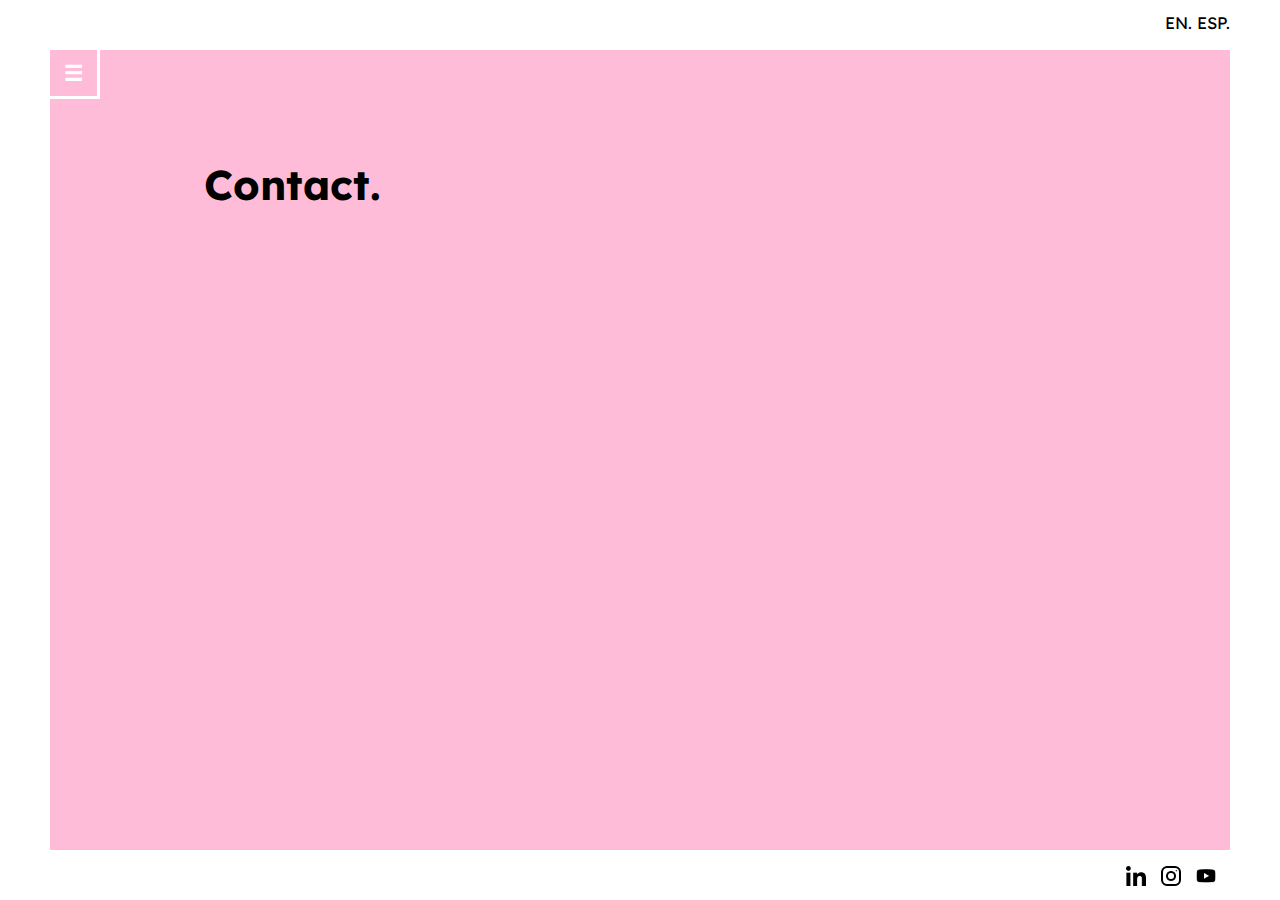
<file: contact.html>
<!doctype html>
<html>

<head>
<meta charset="utf-8">
<link rel="stylesheet" type="text/css" href="css/style.css">
    <link rel="stylesheet" type="text/css" href="css/estilo_contacto.css">
<link href="https://fonts.googleapis.com/css2?family=Lexend+Deca&family=Muli&display=swap" rel="stylesheet">
<script src="https://ajax.googleapis.com/ajax/libs/jquery/3.3.1/jquery.min.js"></script>
<script src="js/myjs.js"></script>
    


<title>Contact</title>
</head>

<body style="background-color: #FFBCD8;">

    
    <div class="fixed-page-border-cover fixed top"></div>
    <div class="fixed-page-border-cover fixed bottom"></div>
    <div class="fixed-page-border fixed top"></div>
    <div class="fixed-page-border fixed right"></div>
    <div class="fixed-page-border fixed bottom"></div>
    <div class="fixed-page-border fixed left"></div>
    
	<nav id="sidebar" class="sidebar">		
	<ul class="menu">
		<li id="home"><a href="index.html">Home</a></li>
		<li id="about"><a href="about.html" >About</a></li>
        <li id="works"><a href="works.html" >Works</a></li>		
		<li id="contact"><a href="contact.html" class="actual">Contact</a></li>		
	</ul>	
	</nav>	
    
    <div id="lenguages">
        <a href="index.html" style="">EN.</a>
        <a href="">ESP.</a>
    </div>
		
	<div id="contenido">	
		<a id="abrir" class="abrir-cerrar" href="javascript:void(0)" onclick="mostrar()"><img src="img/open.png"></a>
		<a id="cerrar" class="abrir-cerrar" href="#" onclick="ocultar()"><img src="img/close.png"></a>
        
        <div id="content" >    
            <h1>Contact.</h1>
            </div>
    </div>
    
		<footer>
			<a target="_blank" href="https://vimeo.com/ariam1900"><img src="img/social_media/network.png"></a>		
			<a target="_blank" href="https://www.instagram.com/maria.sanchez.isaza/"><img src="img/social_media/instagram.png"></a>
            <a target="_blank" href="https://www.linkedin.com/in/mar%C3%ADa-s%C3%A1nchez-isaza-41a843135/"><img src="img/social_media/linkedin.png"></a>						
		</footer>	
	</div>	
    </div>
  
</body>

</html>
</file>
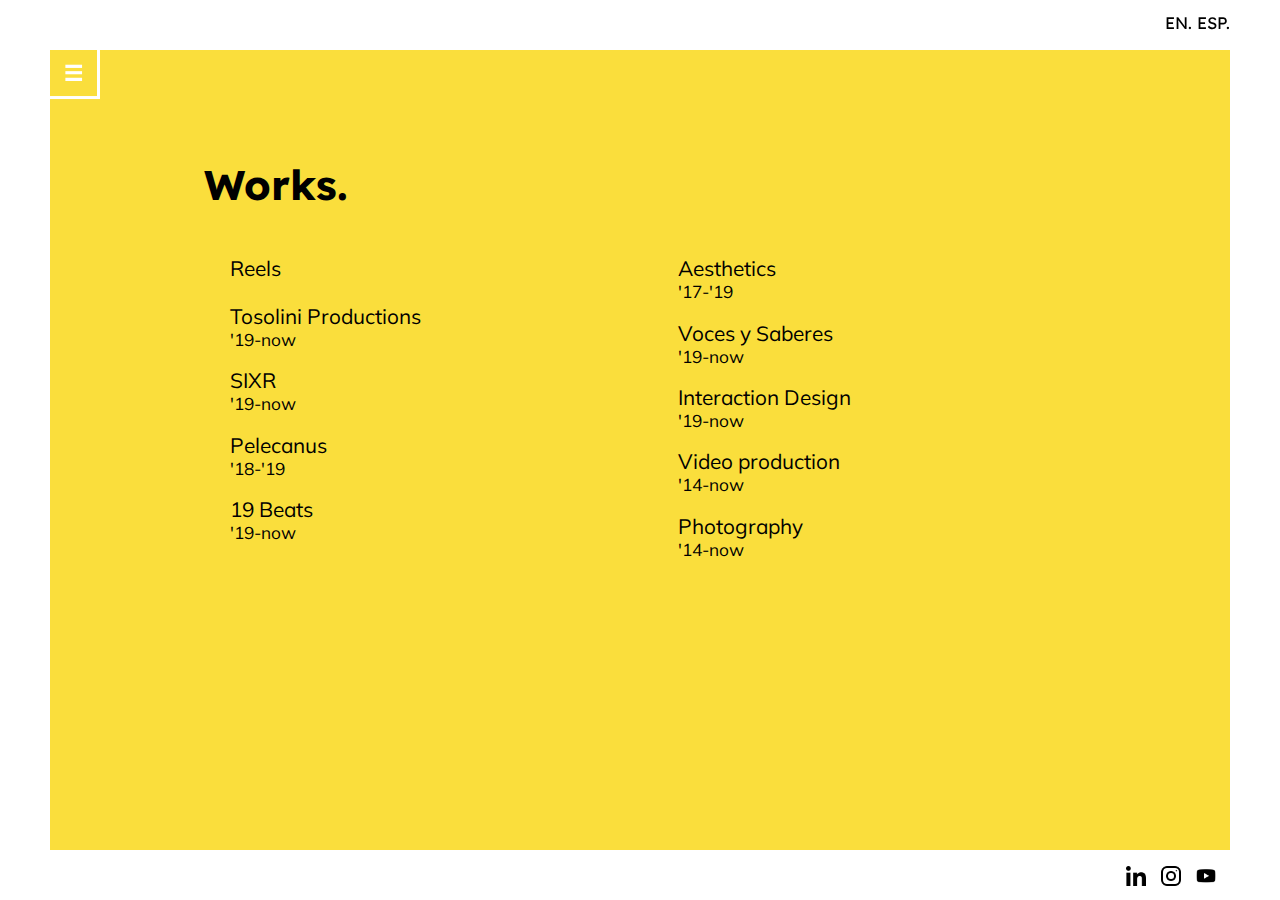
<file: works.html>
<!doctype html>
<html>

<head>
<meta charset="utf-8">
<link rel="stylesheet" type="text/css" href="css/style.css">
<link href="https://fonts.googleapis.com/css2?family=Lexend+Deca&family=Muli&display=swap" rel="stylesheet">
<link rel="stylesheet"
href="https://cdnjs.cloudflare.com/ajax/libs/animate.css/4.0.0/animate.min.css"/>
<script src="https://ajax.googleapis.com/ajax/libs/jquery/3.3.1/jquery.min.js"></script>
<script src="js/myjs.js"></script>
    


<title>Works.</title>
</head>

<body style="background-color: #FADE3C;">

    
    <div class="fixed-page-border-cover fixed top"></div>
    <div class="fixed-page-border-cover fixed bottom"></div>
    <div class="fixed-page-border fixed top"></div>
    <div class="fixed-page-border fixed right"></div>
    <div class="fixed-page-border fixed bottom"></div>
    <div class="fixed-page-border fixed left"></div>
    
	<nav id="sidebar" class="sidebar">		
	<ul class="menu">
		<li id="home"><a href="index.html">Home</a></li>
		<li id="about"><a href="about.html" >About</a></li>
        <li id="works"><a href="works.html" class="actual">Works</a></li>		
		<li id="contact"><a href="contact.html">Contact</a></li>		
	</ul>	
	</nav>	
    
    <div id="lenguages">
        <a href="index.html" style="">EN.</a>
        <a href="">ESP.</a>
    </div>
		
	<div id="contenido">	
		<a id="abrir" class="abrir-cerrar" href="javascript:void(0)" onclick="mostrar()"><img src="img/open.png"></a>
		<a id="cerrar" class="abrir-cerrar" href="#" onclick="ocultar()"><img src="img/close.png"></a>
        <div id="content" class="works">
            <h1 class="animate__animated animate__slideInLeft">Works.</h1>
            
            <div class="izq animate__animated animate__slideInLeft">
            <ul>                
                <li><a href="works/reels.html">Reels</a></li>
                <li style="height:5px;color: #FADE3C;"><sup>.</sup></li>
		        <li><a href="works/tosolini.html">Tosolini Productions</a></li>
                <li style="margin:0 2%"><sup>'19-now</sup></li>
                <li><a href="#">SIXR</a></li>
                <li style="margin:0 2%"><sup>'19-now</sup></li>
                <li><a href="#">Pelecanus</a></li>
                <li style="margin:0 2%"><sup>'18-'19</sup></li>
                <li><a href="#">19 Beats</a></li>
                <li style="margin:0 2%"><sup>'19-now</sup></li>
                </ul>
            </div>
            
            <div class="der animate__animated animate__slideInRight">
            <ul> 
                <li><a href="#">Aesthetics</a></li>
                <li style="margin:0 2%"><sup>'17-'19</sup></li>
                <li><a href="#">Voces y Saberes</a></li>
                <li style="margin:0 2%"><sup>'19-now</sup></li>
                <li><a href="#">Interaction Design</a></li>
                <li style="margin:0 2%"><sup>'19-now</sup></li>
                <li><a href="#">Video production</a></li>
                <li style="margin:0 2%"><sup>'14-now</sup></li>
                <li><a href="#">Photography</a></li>
                <li style="margin:0 2%"><sup>'14-now</sup></li>
            </ul>
            </div>
            
        </div>	
		<footer>
			<a target="_blank" href="https://www.youtube.com/user/TheAriam1900/playlists"><img src="img/social_media/network.png"></a>		
			<a target="_blank" href="https://www.instagram.com/maria.sanchez.isaza/"><img src="img/social_media/instagram.png"></a>
            <a target="_blank" href="https://www.linkedin.com/in/mar%C3%ADa-s%C3%A1nchez-isaza-41a843135/"><img src="img/social_media/linkedin.png"></a>						
		</footer>	
	</div>	
  
</body>

</html>
</file>
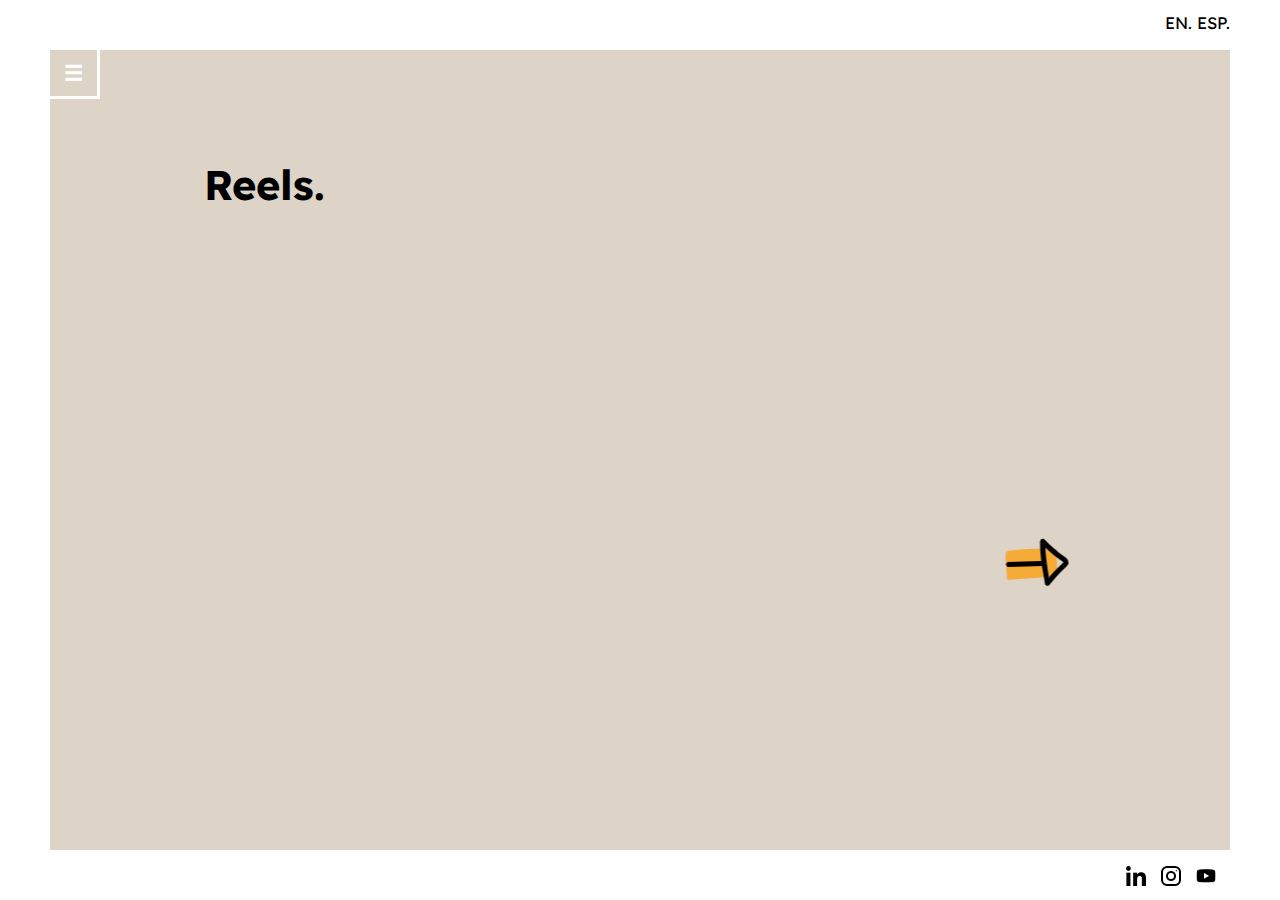
<file: works/reels.html>
<!doctype html>
<html>

<head>
<meta charset="utf-8">
<link rel="stylesheet" type="text/css" href="../css/style.css">
<link href="https://fonts.googleapis.com/css2?family=Lexend+Deca&family=Muli&display=swap" rel="stylesheet">
    <link href="https://fonts.googleapis.com/css2?family=Lexend+Deca&family=Muli&display=swap" rel="stylesheet">
     <link
    rel="stylesheet"
    href="https://cdnjs.cloudflare.com/ajax/libs/animate.css/4.0.0/animate.min.css"
  />
<script src="https://ajax.googleapis.com/ajax/libs/jquery/3.3.1/jquery.min.js"></script>
<script src="../js/myjs.js"></script>
    


<title>Reel222s</title>
</head>

<body class="about" style="background-color: #DDD3C7;">

    
    <div class="fixed-page-border-cover fixed top"></div>
    <div class="fixed-page-border-cover fixed bottom"></div>
    <div class="fixed-page-border fixed top"></div>
    <div class="fixed-page-border fixed right"></div>
    <div class="fixed-page-border fixed bottom"></div>
    <div class="fixed-page-border fixed left"></div>
    
	<nav id="sidebar" class="sidebar">		
	<ul class="menu">
		<li id="home"><a href="../index.html">Home</a></li>
		<li id="about"><a href="../about.html">About</a></li>
        <li id="works"><a href="../works.html">Works</a></li>		
		<li id="contact"><a href="../contact.html" >Contact</a></li>		
	</ul>	
	</nav>	
    
    <div id="lenguages">
        <a href="index.html" style="">EN.</a>
        <a href="">ESP.</a>
    </div>
		
	<div id="contenido">	
		<a id="abrir" class="abrir-cerrar" href="javascript:void(0)" onclick="mostrar()"><img src="../img/open.png"></a>
		<a id="cerrar" class="../abrir-cerrar" href="#" onclick="ocultar()"><img src="../img/close.png"></a>
        <div id="content" class="underline">
            
            <h1>Reels.</h1>
             
            
            <div class="izq">
            <div class="container"> 
                <iframe class="responsive-iframe" src="https://player.vimeo.com/video/383855209"></iframe>
            </div>
            </div>
            
            <div class="der">
            <div class="container"> 
                <iframe class="responsive-iframe" src="https://player.vimeo.com/video/384152080"></iframe>
            </div>
            </div>      
            
           
            <div class="sub_menu">
                <div class="izq">
                    
                </div>
                <div class="der">
                    <a class="next" href="tosolini.html"><div id="arrow2"></div></a>
                </div>
            </div>          	
            
        
        <script src="lottie.js"></script>
        <script src="script.js"></script>
            
        </div>

        
		<footer>
			<a target="_blank" href="https://www.youtube.com/user/TheAriam1900/playlists"><img src="../img/social_media/network.png"></a>		
			<a target="_blank" href="https://www.instagram.com/maria.sanchez.isaza/"><img src="../img/social_media/instagram.png"></a>
            <a target="_blank" href="https://www.linkedin.com/in/mar%C3%ADa-s%C3%A1nchez-isaza-41a843135/"><img src="../img/social_media/linkedin.png"></a>						
		</footer>	
	</div>	
  
</body>

</html>
</file>
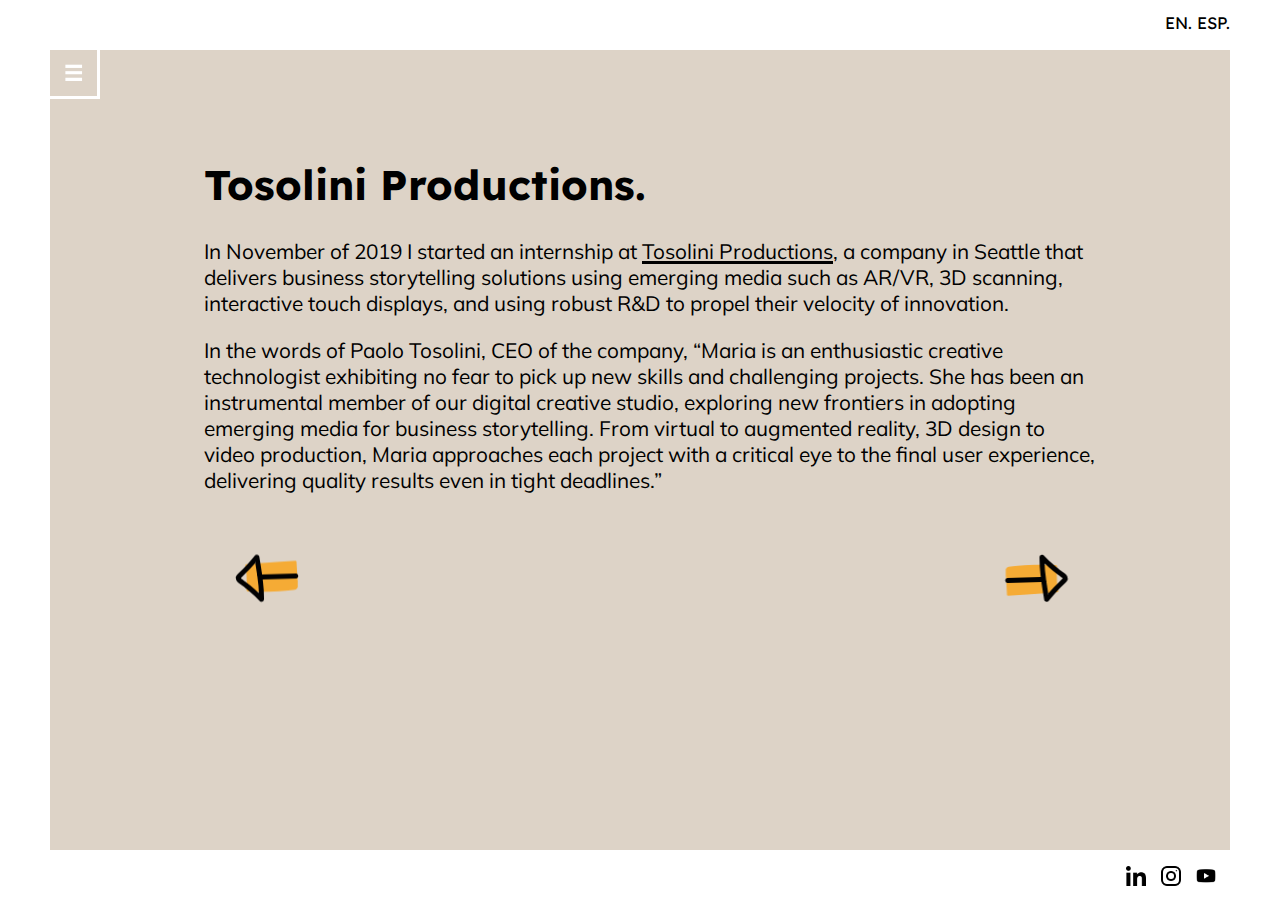
<file: works/tosolini.html>
<!doctype html>
<html>

<head>
<meta charset="utf-8">
<link rel="stylesheet" type="text/css" href="../css/style.css">
<link href="https://fonts.googleapis.com/css2?family=Lexend+Deca&family=Muli&display=swap" rel="stylesheet">
    <link href="https://fonts.googleapis.com/css2?family=Lexend+Deca&family=Muli&display=swap" rel="stylesheet">
     <link
    rel="stylesheet"
    href="https://cdnjs.cloudflare.com/ajax/libs/animate.css/4.0.0/animate.min.css"
  />
<script src="https://ajax.googleapis.com/ajax/libs/jquery/3.3.1/jquery.min.js"></script>
<script src="../js/myjs.js"></script>
    


<title>Reels</title>
</head>

<body class="about" style="background-color: #DDD3C7;">

    
    <div class="fixed-page-border-cover fixed top"></div>
    <div class="fixed-page-border-cover fixed bottom"></div>
    <div class="fixed-page-border fixed top"></div>
    <div class="fixed-page-border fixed right"></div>
    <div class="fixed-page-border fixed bottom"></div>
    <div class="fixed-page-border fixed left"></div>
    
	<nav id="sidebar" class="sidebar">		
	<ul class="menu">
		<li id="home"><a href="../index.html">Home</a></li>
		<li id="about"><a href="../about.html">About</a></li>
        <li id="works"><a href="../works.html">Works</a></li>		
		<li id="contact"><a href="../contact.html" >Contact</a></li>		
	</ul>	
	</nav>	
    
    <div id="lenguages">
        <a href="index.html" style="">EN.</a>
        <a href="">ESP.</a>
    </div>
		
	<div id="contenido">	
		<a id="abrir" class="abrir-cerrar" href="javascript:void(0)" onclick="mostrar()"><img src="../img/open.png"></a>
		<a id="cerrar" class="../abrir-cerrar" href="#" onclick="ocultar()"><img src="../img/close.png"></a>
        <div id="content">
        <div class="underline">    
            <h1>Tosolini Productions.</h1>
            
            <p>In November of 2019 I started an internship at <a target="_blank"href="https://tosolini.com/home.php">Tosolini Productions</a>, a company in Seattle that delivers business storytelling solutions using emerging media such as AR/VR, 3D scanning, interactive touch displays, and using robust R&D to propel their velocity of innovation. </p>
            
            <p>In the words of Paolo Tosolini, CEO of the company, “Maria is an enthusiastic creative technologist exhibiting no fear to pick up new skills and challenging projects. She has been an instrumental member of our digital creative studio, exploring new frontiers in adopting emerging media for business storytelling. From virtual to augmented reality, 3D design to video production, Maria approaches each project with a critical eye to the final user experience, delivering quality results even in tight deadlines.” </p>
            </div>
            
             <div class="sub_menu">
                <div class="izq">
                    <a class="pre" href="reels.html"><div id="arrow1"></div></a>
                </div>
                <div class="der">
                    <a class="next" href="tosolini.html"><div id="arrow2"></div></a>
                </div>
            </div>     
           	
        <script src="lottie.js"></script>
        <script src="script.js"></script>
            
        </div>

         
		<footer>
			<a target="_blank" href="https://www.youtube.com/user/TheAriam1900/playlists"><img src="../img/social_media/network.png"></a>		
			<a target="_blank" href="https://www.instagram.com/maria.sanchez.isaza/"><img src="../img/social_media/instagram.png"></a>
            <a target="_blank" href="https://www.linkedin.com/in/mar%C3%ADa-s%C3%A1nchez-isaza-41a843135/"><img src="../img/social_media/linkedin.png"></a>						
		</footer>	
	
  </div>     
           	
</body>

</html>
</file>
<file: css/style.css>
/* CSS Document */
html {
	height: 100%;
    overflow: auto;
	
}
body {
    font-family: 'Muli', sans-serif;
    font-size:130%;
	color: #000000;
	background-color: #8DB9E4;
	height: calc(100% - 100px);
	margin: 0px;
	padding: 50px;	
}
body h1 {
    font-family: 'Lexend Deca', sans-serif;
}
/*********************** page boder   ****************************************************************************/
.fixed {
    position: fixed;
}

.fixed-page-border {
    background: #ffffff;
    z-index: 1000;
}

.fixed-page-border.top,
.fixed-page-border.bottom {
    left: 50px;
    width: calc(100% - 100px);
    height: 50px;
}
.fixed-page-border.top {
    top: 0px;
    
}

.fixed-page-border.bottom {
    bottom: 0px;
    
}

.fixed-page-border.right,
.fixed-page-border.left {
    top: 50px;
    width: 50px;
    height: calc(100% - 100px);
}
.fixed-page-border.right {
    right: 0px;
   
}

.fixed-page-border.left {
    left: 0px;
   
}

.fixed-page-border-cover.top,
.fixed-page-border-cover.bottom {
    width: 100%;
    left: 0px;
    background: #ffffff;
    height: 50px;
    z-index: 1001;
}

.fixed-page-border-cover.top {
    top: 0px;
}
.fixed-page-border-cover.bottom {
    bottom: 0px;
}


/******INDEX******/

.relative-parent {
  position:relative;
}
.hiding-parent {
  overflow:hidden;
}
#anim {           
	position: absolute;
	width: 68%;	
	margin: 4% 0 0 16%;	
    
}


/************************************************************MENU*********************************************/
.sidebar {
    position: fixed;
    height: 100%;
    width: 0;
    top: 0;
    left: 0;
    z-index: 2000;
    background-color: #FFFFFF;
    overflow-x: hidden;
    transition: 0.5s;    
    box-sizing:border-box;
}

#home a:hover, #about a:hover, #works a:hover, #contact a:hover {
    background-size: 100% 100%;
}

#home a {
  background-image: linear-gradient(180deg, transparent 10%, #8DB9E4 0);
  background-repeat: no-repeat;
  background-size: 0 100%;
  transition: background-size .3s ease;
}
.sidebar #home a.actual:link, .sidebar #home a.actual:active, .sidebar #home a.actual:visited {   
    background-color: #8DB9E4;
}

#about a {
  background-image: linear-gradient(180deg, transparent 10%, #ff8760 0);
  background-repeat: no-repeat;
  background-size: 0 100%;
  transition: background-size .3s ease;
}
.sidebar #about a.actual:link, .sidebar #about a.actual:active, .sidebar #about a.actual:visited {   
    background-color: #ff8760;
}

#works a {
  background-image: linear-gradient(180deg, transparent 10%, #FADE3C 0);
  background-repeat: no-repeat;
  background-size: 0 100%;
  transition: background-size .3s ease;
}
 .sidebar #works a.actual:link,3.sidebar #works a.actual:active, .sidebar #works a.actual:visited {   
    background-color: #FADE3C;
}

#contact a {
  background-image: linear-gradient(180deg, transparent 10%, #FFBCD8 0);
  background-repeat: no-repeat;
  background-size: 0 100%;
  transition: background-size .3s ease;
}
}

.sidebar #contact a.actual:link, .sidebar #contact a.actual:active, .sidebar #contact a.actual:visited {   
    background-color: #FFBCD8;
}

.menu a {
    display: block;    
    color: #000000;	
    text-decoration: none;	
	margin: 5% 0;
	padding: 5% 10%;
    
}

.sidebar ul, .sidebar li{	
    margin:0;
    padding:0;
    list-style:none inside;
}

.sidebar ul {
    margin: 60% 0;
    display: block;    
 
}

.sidebar ul ul {
	display:none;
	margin: 0;
	padding: 0;
}

.sidebar ul ul a {
	padding: 2% 15%;
	font-size:97%;
	color: #58595B;
}

/*******************************************************LINKS****************************************/

.underline a {
    text-decoration: none;
    color: black;
    background-image: linear-gradient(180deg, transparent 90%, #000000 0);
    background-repeat: no-repeat;
    background-size: 100% 100%;
    transition: background-size .4s ease;
    
}

.underline a:hover {
  background-size: 0 100%;
}


/*******************************************************CONTENIDO****************************************/
#abrir {
	position: fixed;
	margin: 0;
	display: block;
	clear: none;
	float: left;
}
#cerrar {
	position: fixed;
	display:none;
	clear: none;
	float: left;
	margin: 0;
}

#abrir img, #cerrar img {
    width: 50px;
}

#lenguages {
    position: fixed;
	top: 12px;
	right: 50px;
	overflow: auto;		
    z-index: 2000;
    font-size:80%;
    font-family: 'Lexend Deca', sans-serif;
}

#contenido {
    transition: margin-left .5s;	
	margin: 0;
}

#content  {
	position: absolute;
	width: 70%;	
	margin: 80px 12%;	
}
footer {
	position: fixed;
	bottom: 8px;
	right: 50px;
	overflow: auto;
	width: 150px;
	padding: 0.5%;
    z-index: 2000;
}

footer img {
	display:block;
	clear:none;
	float:right;
	width: 20px;
	padding: 0 5%;
}


/**************************************************ABOUT*******************************************************/
 #picture {
    display: block;
    clear: none;
    float: left;
    width: 30%;
}
#picture img {
    position: absolute;
    top: 25%;
    left: 25%;
    width: 50%;
}

 #description {
    display: block;
    clear: none;
    float: left;
    width: 59%;
    margin: 0 0 0 5%;
}

/**************************************************WORKS*******************************************************/
.works a, #lenguages a {
    text-decoration: none;
    color: black;
    background-image: linear-gradient(180deg, transparent 90%, #000000 0);
    background-repeat: no-repeat;
    background-size: 0 100%;
    transition: background-size .4s ease;
}

.works a:hover, #lenguages a:hover {
  background-size: 100% 100%;
}
.works .dates li, .works .dates ul,{	
    margin:0;
    padding:0;
    list-style:none inside;
}
.works ul, .works li{	
    margin:2% 0 0 2%;
    padding:0;
    list-style:none inside;
  /*****   columns: 2;
  -webkit-columns: 2;
  -moz-columns: 2;***/
}

.izq {
    display: block;
    clear: none;
    float: left;
    width: 48%;
    margin: 1% 1%;
}

.der {
    display: block;
    clear: none;
    float: right;
    width: 48%;
    margin: 1% 1%;
}

#arrow1 {
    transform: rotate(90deg);
    width: 25%;
}
#arrow2 {
    transform: rotate(-90deg);
    width: 25%;
    float: right;
}
/**************************************************REELS*******************************************************/
.container {
  position: relative;
  width: 100%;
  overflow: hidden;
  padding-top: 56.25%; /* 16:9 Aspect Ratio */
}

.responsive-iframe {
  position: absolute;
  top: 0;
  left: 0;
  bottom: 0;
  right: 0;
  width: 100%;
  height: 100%;
  border: none;
  margin-bottom: 2%;
}

/*******************************************************MOVIL*******************************************************/
@media screen and (max-width: 1024px){
	#wraper{
		overflow: auto;
	}
	body {    
    font-size:180%;       
        
	
}
    #anim {           
	position: absolute;
	width: 100%;	
	margin: 20% 0 0 0;	
    
}



}
</file>
<file: css/estilo_contacto.css>
/* CSS Document */

#suscripcion {
    width: 30%;
    margin: 12%;
	display: block;
	clear: none;
	float: left;
}

#suscripcion input[type="text"],
#suscripcion input[type="date"],
#suscripcion input[type="email"],
#suscripcion select {
    box-sizing: border-box;
    -webkit-box-sizing: border-box;
    -moz-box-sizing: border-box;
    outline: none;
    display: block;
    width: 100%;
    padding: 7px;
    border: none;
    border-bottom: 1px solid #ddd;
    background: transparent;
    margin-bottom: 10px;    
    height: 45px;
	color: #D1D3D4;
}
#suscripcion input[type="date"] {
	border-bottom: #000000;
	width: 35%;
}
#suscripcion input[type="button"], 
#suscripcion input[type="submit"]{
    -moz-box-shadow: inset 0px 1px 0px 0px #D1D3D4;
    -webkit-box-shadow: inset 0px 1px 0px 0px #D1D3D4;
    box-shadow: inset 0px 1px 0px 0px #D1D3D4;   
    border: 1px solid #D1D3D4;
	background-color: #000000;
    display: inline-block;
    cursor: pointer;
    color: #D1D3D4;    
    font-size: 14px;
    padding: 8px 18px;
    text-decoration: none;   
	margin: 4% 0;	
	float: left;
}

#suscripcion input[type="button"]:hover, 
#suscripcion input[type="submit"]:hover {    
    background-color:#D1D3D4;
	color: #000000;
}

#datos {
	display: block;
	clear: none;
	float: left;
	margin: 12% 0;
}

#datos a {
	text-decoration: none;
	color: #D1D3D4;
}

#datos a:hover {	
	color: #FFFFFF;
	font-weight: 600;
}
</file>
